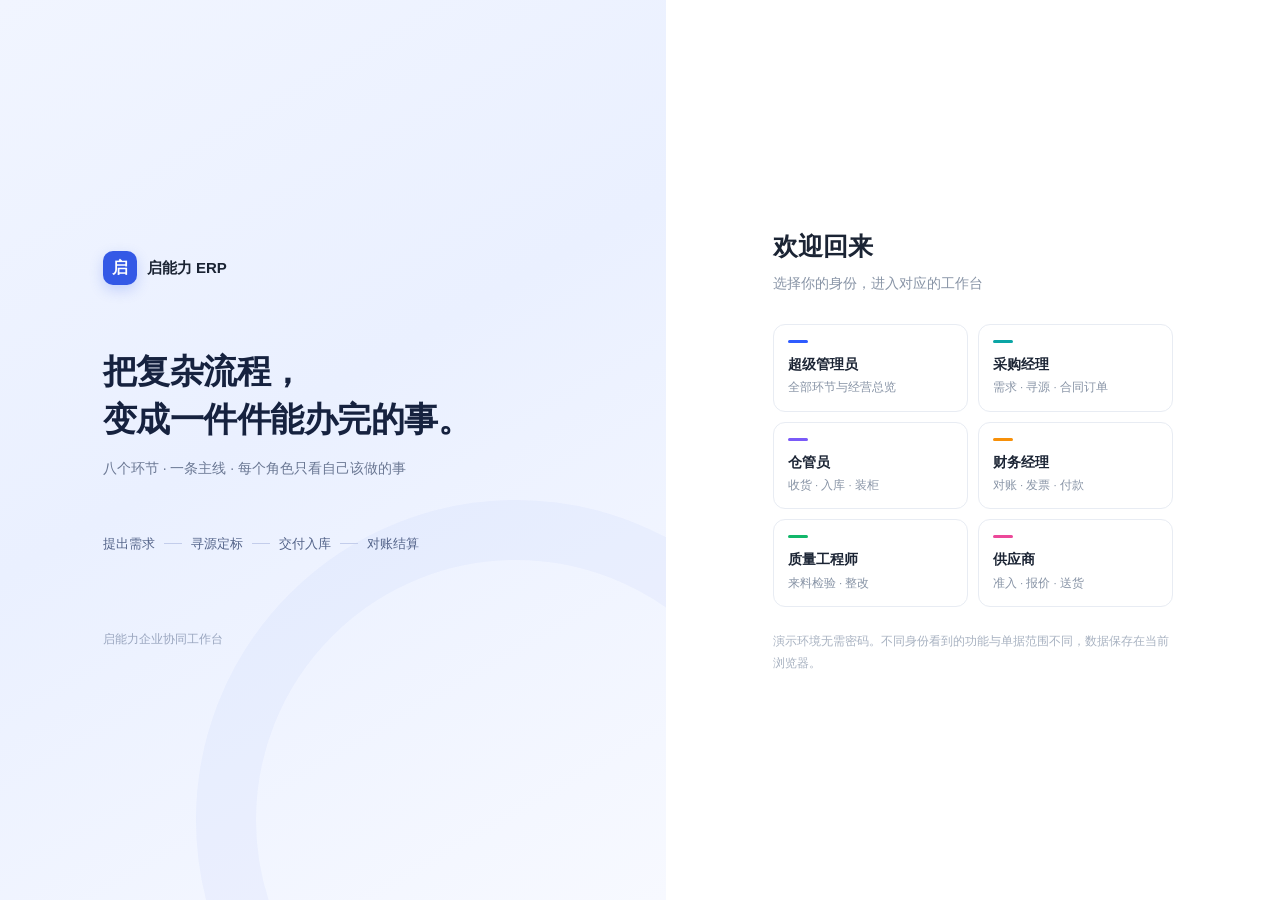
<file: index.template.html>
<!DOCTYPE html>
<html lang="zh-CN">
<head>
<meta charset="UTF-8">
<meta name="viewport" content="width=device-width, initial-scale=1.0">
<meta name="description" content="启能力 ERP · 一条主线串起采购、寻源、履约、仓存与财务的企业协同工作台">
<title>启能力 ERP · 工作台</title>
<link rel="stylesheet" href="styles.css">
</head>
<body>

<!-- 登录 -->
<div id="loginView" class="login-view">
  <div class="login-brand">
    <div class="login-brand-inner">
      <div class="login-logo"><span class="logo-mark">启</span><span>启能力 ERP</span></div>
      <h1>把复杂流程，<br>变成一件件能办完的事。</h1>
      <p class="login-slogan">八个环节 · 一条主线 · 每个角色只看自己该做的事</p>
      <div class="login-steps">
        <span>提出需求</span><i></i><span>寻源定标</span><i></i><span>交付入库</span><i></i><span>对账结算</span>
      </div>
      <div class="login-brand-foot">启能力企业协同工作台</div>
    </div>
  </div>
  <div class="login-panel">
    <div class="login-card">
      <h2>欢迎回来</h2>
      <p class="login-sub">选择你的身份，进入对应的工作台</p>
      <div class="login-roles" id="loginRoles"></div>
      <p class="login-note">演示环境无需密码。不同身份看到的功能与单据范围不同，数据保存在当前浏览器。</p>
    </div>
  </div>
</div>

<!-- 主应用 -->
<div id="appView" class="app-view hidden">
  <aside class="sidebar" id="sidebar">
    <div class="sb-brand">
      <div class="sb-logo"><span class="logo-mark">启</span></div>
      <div class="sb-brand-text"><b>启能力 ERP</b><span id="sbSlogan">企业协同工作台</span></div>
    </div>
    <nav class="sb-scroll" id="sbNav"></nav>
    <div class="sb-foot">
      <div class="sb-user"><span class="avatar" id="sbAvatar">张</span><span class="sb-user-text"><b id="sbRole">超级管理员</b><i id="sbPerson">张账号</i></span></div>
      <button class="sb-logout" id="logoutBtn" title="退出登录 / 切换身份">退出</button>
    </div>
  </aside>

  <div class="main-wrap">
    <header class="topbar">
      <button class="icon-btn sb-toggle" id="sbToggle" title="展开 / 收起导航" aria-label="切换导航"></button>
      <div class="crumb" id="crumb"></div>
      <div class="top-actions">
        <div class="global-search">
          <span class="gs-icon" aria-hidden="true"></span>
          <input id="globalSearch" type="search" placeholder="搜索我的单据" autocomplete="off">
          <div class="gs-results hidden" id="gsResults"></div>
        </div>
        <button class="icon-btn bell-btn" id="bellBtn" title="通知" aria-label="通知">
          <span class="bell-svg" aria-hidden="true"></span><i class="badge hidden" id="bellBadge">0</i>
        </button>
        <button class="role-chip" id="roleChip" title="切换身份">
          <span class="avatar" id="topAvatar">张</span><b id="topRole">超级管理员</b><span class="caret"></span>
        </button>
        <div class="role-menu hidden" id="roleMenu"></div>
      </div>
    </header>
    <main class="content" id="content"></main>
  </div>
</div>

<!-- 抽屉：新建 / 编辑 / 详情 -->
<div class="drawer-overlay hidden" id="drawerOverlay"></div>
<section class="drawer hidden" id="drawer" role="dialog" aria-modal="true">
  <div class="drawer-head">
    <button class="drawer-back" id="drawerBack">返回</button>
    <div class="drawer-title"><h3 id="drawerTitle">标题</h3><p id="drawerSub">副标题</p></div>
    <button class="icon-btn" id="drawerClose" aria-label="关闭"></button>
  </div>
  <div class="drawer-body" id="drawerBody"></div>
  <div class="drawer-foot" id="drawerFoot"></div>
</section>

<!-- 轻量弹层：二维码 / 确认框 -->
<div class="modal-layer hidden" id="modalLayer"><div class="modal" id="modal"></div></div>

<div class="toast-wrap" id="toastWrap"></div>

<script src="data.js"></script>
<script src="config.js"></script>
<script src="contract.js"></script>
<script src="qr.js"></script>
<script src="engine.js"></script>
<script src="sync.js"></script>
<script src="app.js"></script>
</body>
</html>
</file>
<file: styles.css>
/* ==========================================================================
   启能力 ERP · 工作台 UI (v5)
   设计原则：一屏一件事、一个角色一条路、大量留白、克制的单一主色。
   零外部依赖：无字体 / 图片 / CDN，图形全部由 CSS 与内联 SVG 完成。
   ========================================================================== */

:root {
  --bg: #F5F7FB;
  --surface: #FFFFFF;
  --surface-2: #FAFBFE;
  --line: #E8ECF3;
  --line-2: #F0F3F8;
  --ink: #1B2434;
  --ink-2: #4C5A6E;
  --muted: #8894A6;
  --muted-2: #A8B2C1;
  --brand: #3459E6;
  --brand-d: #2447CC;
  --brand-l: #EDF2FF;
  --brand-line: #DCE5FF;
  --ok: #12A277;
  --ok-bg: #E9F7F2;
  --warn: #D2892A;
  --warn-bg: #FFF5E5;
  --danger: #DC5B5B;
  --danger-bg: #FDEDED;
  --r: 14px;
  --r-sm: 9px;
  --shadow: 0 1px 2px rgba(22, 36, 66, .035), 0 10px 28px rgba(22, 36, 66, .035);
  --shadow-lg: 0 18px 50px rgba(20, 32, 60, .13);
  --sidebar-w: 236px;
}

* { box-sizing: border-box; }
html, body { height: 100%; }
body {
  margin: 0;
  background: var(--bg);
  color: var(--ink);
  font: 14px/1.6 -apple-system, BlinkMacSystemFont, "PingFang SC", "Microsoft YaHei", "Segoe UI", Roboto, Helvetica, Arial, sans-serif;
  -webkit-font-smoothing: antialiased;
}
.hidden { display: none !important; }
button, input, select, textarea { font: inherit; color: inherit; }
button { cursor: pointer; }
a { color: var(--brand); text-decoration: none; }
svg { display: block; }
::-webkit-scrollbar { width: 9px; height: 9px; }
::-webkit-scrollbar-thumb { background: #D8DEE9; border-radius: 8px; border: 2px solid transparent; background-clip: padding-box; }
::-webkit-scrollbar-track { background: transparent; }

/* ---------------------------------------------------------------- 通用件 */
.btn {
  display: inline-flex; align-items: center; justify-content: center; gap: 7px;
  height: 36px; padding: 0 15px; border: 1px solid var(--line);
  border-radius: var(--r-sm); background: #fff; color: var(--ink-2);
  font-weight: 500; white-space: nowrap; transition: .16s ease;
}
.btn:hover { border-color: #C9D3E4; color: var(--ink); background: #FCFDFE; }
.btn:active { transform: translateY(1px); }
.btn-primary { background: var(--brand); border-color: var(--brand); color: #fff; box-shadow: 0 4px 12px rgba(52, 89, 230, .18); }
.btn-primary:hover { background: var(--brand-d); border-color: var(--brand-d); color: #fff; }
.btn-lg { height: 44px; padding: 0 22px; font-size: 14px; border-radius: 10px; }
.btn-sm { height: 30px; padding: 0 11px; font-size: 12.5px; }
.btn-quiet { border-color: transparent; background: transparent; color: var(--muted); }
.btn-quiet:hover { background: var(--surface-2); border-color: transparent; color: var(--ink); }
.btn-danger { color: var(--danger); border-color: #F1D5D5; background: #FFF8F8; }
.btn-danger:hover { background: var(--danger-bg); color: var(--danger); border-color: #EFC3C3; }
.btn[disabled] { opacity: .45; pointer-events: none; }
.link { color: var(--brand); font-weight: 500; cursor: pointer; background: none; border: 0; padding: 0; }
.link:hover { text-decoration: underline; }
.icon-btn {
  position: relative; width: 34px; height: 34px; border: 0; border-radius: 9px;
  background: transparent; color: var(--muted); display: inline-flex; align-items: center; justify-content: center;
}
.icon-btn:hover { background: var(--surface-2); color: var(--ink); }
.pill {
  display: inline-flex; align-items: center; gap: 5px; height: 23px; padding: 0 9px;
  border-radius: 6px; font-size: 12px; font-weight: 500; white-space: nowrap;
}
.pill::before { content: ''; width: 5px; height: 5px; border-radius: 50%; background: currentColor; }
.pill-draft { color: #7A8698; background: #F2F4F8; }
.pill-running { color: #2C62D8; background: #EDF3FF; }
.pill-done { color: #0E9068; background: #E8F7F1; }
.pill-reject { color: #C85151; background: #FDEDED; }
.tag { display: inline-block; padding: 2px 9px; border-radius: 6px; background: var(--brand-l); color: var(--brand); font-size: 12px; font-weight: 500; }
.tag-gray { background: #F2F4F8; color: var(--muted); }
.tag-ok { background: var(--ok-bg); color: var(--ok); }
.card { background: var(--surface); border: 1px solid var(--line); border-radius: var(--r); box-shadow: var(--shadow); }
.card-pad { padding: 22px 24px; }
.card-head { display: flex; align-items: center; justify-content: space-between; gap: 12px; padding: 18px 24px; border-bottom: 1px solid var(--line-2); }
.card-head h3 { margin: 0; font-size: 15px; font-weight: 600; letter-spacing: .1px; }
.card-head .sub { font-size: 12.5px; color: var(--muted); }
.muted { color: var(--muted); }
.small { font-size: 12.5px; }
.divider { height: 1px; background: var(--line-2); margin: 18px 0; }
.avatar {
  width: 30px; height: 30px; border-radius: 9px; flex: none;
  display: inline-flex; align-items: center; justify-content: center;
  color: #fff; font-size: 13px; font-weight: 600; background: var(--brand);
}
.empty { text-align: center; padding: 46px 20px; color: var(--muted); }
.empty .ico { width: 42px; height: 42px; margin: 0 auto 12px; border-radius: 12px; background: var(--surface-2); display: flex; align-items: center; justify-content: center; color: var(--muted-2); }
.empty h4 { margin: 0 0 4px; color: var(--ink-2); font-size: 14px; font-weight: 600; }
.empty p { margin: 0; font-size: 12.5px; }

/* ---------------------------------------------------------------- 登录 */
.login-view { display: flex; min-height: 100vh; background: #fff; }
.login-brand {
  flex: 1 1 52%; position: relative; overflow: hidden;
  background: linear-gradient(150deg, #F1F5FF 0%, #EAF0FF 45%, #F7F9FF 100%);
  display: flex; align-items: center; justify-content: center;
}
.login-brand::after {
  content: ''; position: absolute; width: 520px; height: 520px; right: -170px; bottom: -240px;
  border-radius: 50%; border: 60px solid rgba(52, 89, 230, .045);
}
.login-brand-inner { width: min(460px, 78%); position: relative; z-index: 1; }
.login-logo { display: flex; align-items: center; gap: 10px; font-weight: 600; font-size: 15px; color: var(--ink); }
.logo-mark {
  width: 34px; height: 34px; border-radius: 10px; background: var(--brand); color: #fff;
  display: inline-flex; align-items: center; justify-content: center; font-weight: 700; font-size: 16px;
  box-shadow: 0 5px 14px rgba(52, 89, 230, .22);
}
.login-brand h1 { margin: 62px 0 14px; font-size: 34px; line-height: 1.42; letter-spacing: -.5px; font-weight: 650; color: #16223F; }
.login-slogan { margin: 0; color: #6B7894; font-size: 14px; }
.login-steps { display: flex; align-items: center; gap: 9px; margin-top: 54px; color: #536389; font-size: 12.5px; flex-wrap: wrap; }
.login-steps i { width: 18px; height: 1px; background: #C3CDEB; }
.login-brand-foot { margin-top: 76px; font-size: 12px; color: #9AA6BF; }
.login-panel { flex: 1 1 48%; display: flex; align-items: center; justify-content: center; padding: 40px; }
.login-card { width: min(400px, 100%); }
.login-card h2 { margin: 0 0 6px; font-size: 25px; font-weight: 650; }
.login-sub { margin: 0 0 30px; color: var(--muted); }
.login-roles { display: grid; grid-template-columns: 1fr 1fr; gap: 10px; }
.role-quick {
  position: relative; text-align: left; padding: 15px 14px 14px; border: 1px solid var(--line);
  border-radius: 12px; background: #fff; transition: .16s ease; min-height: 76px;
}
.role-quick:hover { border-color: var(--brand-line); background: #FBFCFF; transform: translateY(-2px); box-shadow: var(--shadow); }
.role-quick i { display: block; width: 20px; height: 3px; border-radius: 3px; margin-bottom: 10px; }
.role-quick b, .role-quick span { display: block; }
.role-quick { color: var(--ink); font-weight: 600; }
.role-quick small { display: block; margin-top: 3px; font-size: 11.5px; font-weight: 400; color: var(--muted); }
.login-note { margin: 24px 0 0; font-size: 12px; line-height: 1.8; color: var(--muted-2); }

/* ---------------------------------------------------------------- 框架 */
.app-view { display: flex; min-height: 100vh; }
.sidebar {
  width: var(--sidebar-w); flex: none; background: #fff; border-right: 1px solid var(--line);
  display: flex; flex-direction: column; position: sticky; top: 0; height: 100vh; z-index: 30;
}
.sb-brand { display: flex; align-items: center; gap: 10px; padding: 20px 20px 18px; border-bottom: 1px solid var(--line-2); }
.sb-brand .logo-mark { width: 32px; height: 32px; font-size: 15px; }
.sb-brand-text b { display: block; font-size: 14.5px; font-weight: 650; line-height: 1.3; }
.sb-brand-text span { display: block; font-size: 11.5px; color: var(--muted); white-space: nowrap; overflow: hidden; text-overflow: ellipsis; max-width: 150px; }
.sb-scroll { flex: 1; overflow-y: auto; padding: 14px 12px 24px; }
.sb-group-label { padding: 16px 10px 7px; font-size: 11px; letter-spacing: .8px; color: var(--muted-2); font-weight: 600; }
.sb-group-label:first-child { padding-top: 4px; }
.sb-item {
  width: 100%; display: flex; align-items: center; gap: 10px; height: 38px; padding: 0 11px;
  border: 0; border-radius: 9px; background: transparent; color: var(--ink-2);
  font-size: 13.5px; text-align: left; transition: .14s ease; margin-bottom: 2px;
}
.sb-item:hover { background: var(--surface-2); color: var(--ink); }
.sb-item.active { background: var(--brand-l); color: var(--brand-d); font-weight: 600; }
.sb-ico { width: 17px; height: 17px; flex: none; color: var(--muted); }
.sb-item.active .sb-ico { color: var(--brand); }
.sb-label { flex: 1; overflow: hidden; white-space: nowrap; text-overflow: ellipsis; }
.sb-count { min-width: 19px; height: 19px; padding: 0 5px; border-radius: 6px; background: #EEF1F6; color: var(--muted); font-size: 11px; display: inline-flex; align-items: center; justify-content: center; }
.sb-item.active .sb-count { background: #DCE5FF; color: var(--brand-d); }
.sb-sub { padding: 2px 0 6px 12px; margin: 0 0 4px 10px; border-left: 1px solid var(--line); }
.sb-sub .sb-item { height: 32px; font-size: 12.8px; color: var(--muted); padding-left: 12px; }
.sb-sub .sb-item:hover, .sb-sub .sb-item.active { color: var(--brand-d); background: transparent; }
.sb-sub .sb-item.active { font-weight: 600; }
.sb-foot { border-top: 1px solid var(--line-2); padding: 12px 14px; display: flex; align-items: center; gap: 8px; }
.sb-user { display: flex; align-items: center; gap: 9px; flex: 1; min-width: 0; }
.sb-user .avatar { width: 30px; height: 30px; }
.sb-user-text { min-width: 0; }
.sb-user-text b, .sb-user-text i { display: block; font-style: normal; white-space: nowrap; overflow: hidden; text-overflow: ellipsis; }
.sb-user-text b { font-size: 12.5px; font-weight: 600; }
.sb-user-text i { font-size: 11px; color: var(--muted); }
.sb-logout { border: 0; background: transparent; color: var(--muted); font-size: 12px; padding: 6px; }
.sb-logout:hover { color: var(--danger); }

.main-wrap { flex: 1; min-width: 0; display: flex; flex-direction: column; }
.topbar {
  height: 62px; flex: none; background: rgba(255, 255, 255, .92); backdrop-filter: blur(8px);
  border-bottom: 1px solid var(--line); display: flex; align-items: center; gap: 14px;
  padding: 0 28px; position: sticky; top: 0; z-index: 20;
}
.sb-toggle { display: none; }
.crumb { flex: 1; min-width: 0; display: flex; align-items: center; gap: 8px; font-size: 13px; color: var(--muted); white-space: nowrap; overflow: hidden; }
.crumb b { color: var(--ink); font-weight: 600; }
.crumb .sep { color: var(--muted-2); }
.crumb button { border: 0; background: none; padding: 0; color: var(--muted); }
.crumb button:hover { color: var(--brand); }
.top-actions { display: flex; align-items: center; gap: 12px; }
.global-search { position: relative; }
.global-search input {
  width: 210px; height: 34px; padding: 0 12px 0 32px; border: 1px solid var(--line);
  border-radius: 9px; background: var(--surface-2); outline: none; font-size: 12.8px; transition: .16s;
}
.global-search input:focus { width: 250px; background: #fff; border-color: var(--brand-line); box-shadow: 0 0 0 3px rgba(52, 89, 230, .07); }
.gs-icon { position: absolute; left: 11px; top: 10px; width: 14px; height: 14px; border: 1.6px solid var(--muted-2); border-radius: 50%; }
.gs-icon::after { content: ''; position: absolute; width: 6px; height: 1.6px; background: var(--muted-2); transform: rotate(45deg); right: -5px; bottom: -2px; }
.gs-results { position: absolute; right: 0; top: 42px; width: 330px; max-height: 330px; overflow-y: auto; background: #fff; border: 1px solid var(--line); border-radius: 12px; box-shadow: var(--shadow-lg); padding: 6px; z-index: 50; }
.gs-row { display: flex; align-items: center; gap: 10px; padding: 9px 10px; border-radius: 8px; cursor: pointer; }
.gs-row:hover { background: var(--surface-2); }
.gs-row .t { flex: 1; min-width: 0; }
.gs-row b { display: block; font-size: 12.8px; font-weight: 600; overflow: hidden; white-space: nowrap; text-overflow: ellipsis; }
.gs-row small { color: var(--muted); font-size: 11.5px; }
.bell-btn .bell-svg { width: 17px; height: 17px; border: 1.7px solid currentColor; border-radius: 8px 8px 3px 3px; position: relative; }
.bell-svg::after { content: ''; position: absolute; width: 5px; height: 2px; border-radius: 2px; background: currentColor; left: 4.5px; bottom: -4px; }
.badge { position: absolute; top: 1px; right: 0; min-width: 15px; height: 15px; padding: 0 3px; border-radius: 8px; background: var(--danger); color: #fff; font-size: 10px; font-style: normal; line-height: 15px; text-align: center; }
.role-chip { display: flex; align-items: center; gap: 8px; height: 36px; padding: 0 9px 0 5px; border: 1px solid var(--line); border-radius: 10px; background: #fff; }
.role-chip:hover { border-color: var(--brand-line); }
.role-chip .avatar { width: 26px; height: 26px; border-radius: 8px; font-size: 12px; }
.role-chip b { font-size: 12.8px; font-weight: 600; }
.caret { width: 6px; height: 6px; border-right: 1.5px solid var(--muted); border-bottom: 1.5px solid var(--muted); transform: rotate(45deg) translateY(-2px); }
.role-menu { position: absolute; right: 24px; top: 56px; width: 236px; background: #fff; border: 1px solid var(--line); border-radius: 12px; box-shadow: var(--shadow-lg); padding: 6px; z-index: 60; }
.role-menu .rm-head { padding: 8px 10px; font-size: 11.5px; color: var(--muted); }
.role-menu button { width: 100%; display: flex; align-items: center; gap: 9px; padding: 9px 10px; border: 0; border-radius: 8px; background: none; text-align: left; }
.role-menu button:hover { background: var(--surface-2); }
.role-menu button.cur { background: var(--brand-l); }
.role-menu button b { font-size: 12.8px; }
.role-menu button small { display: block; color: var(--muted); font-size: 11px; }

.content { flex: 1; padding: 28px 28px 60px; overflow: auto; }
.page { width: min(1060px, 100%); margin: 0 auto; }
.page-head { display: flex; align-items: flex-start; gap: 16px; margin-bottom: 24px; }
.page-head .head-text { flex: 1; min-width: 0; }
.page-head h2 { margin: 0 0 5px; font-size: 22px; font-weight: 650; letter-spacing: -.3px; }
.page-head p { margin: 0; color: var(--muted); font-size: 13px; }
.head-actions { display: flex; gap: 9px; align-items: center; flex: none; }
.back-btn {
  display: inline-flex; align-items: center; gap: 6px; height: 34px; padding: 0 12px 0 9px;
  border: 1px solid var(--line); border-radius: 9px; background: #fff; color: var(--ink-2); font-size: 13px;
}
.back-btn:hover { border-color: var(--brand-line); color: var(--brand); background: #FBFCFF; }
.back-btn svg { width: 15px; height: 15px; }
.section-title { display: flex; align-items: baseline; justify-content: space-between; gap: 12px; margin: 30px 0 13px; }
.section-title h3 { margin: 0; font-size: 15px; font-weight: 650; }
.section-title .hint { color: var(--muted); font-size: 12.5px; }

/* ---------------------------------------------------------------- 工作台 */
.hero {
  display: flex; align-items: center; justify-content: space-between; gap: 20px;
  padding: 26px 28px; border-radius: 16px; border: 1px solid var(--brand-line);
  background: linear-gradient(105deg, #F3F6FF 0%, #FAFBFF 60%, #FFFFFF 100%); margin-bottom: 18px;
}
.hero h2 { margin: 0 0 7px; font-size: 23px; font-weight: 650; letter-spacing: -.3px; }
.hero p { margin: 0; color: var(--ink-2); font-size: 13.2px; }
.hero .hero-side { flex: none; text-align: right; }
.hero .hero-side .date { font-size: 12px; color: var(--muted); }
.hero .hero-side .role-tag { display: inline-block; margin-top: 8px; padding: 5px 12px; border-radius: 8px; background: #fff; border: 1px solid var(--brand-line); color: var(--brand-d); font-size: 12.5px; font-weight: 600; }
.stat-row { display: grid; grid-template-columns: repeat(3, 1fr); gap: 14px; margin-bottom: 20px; }
.stat { background: #fff; border: 1px solid var(--line); border-radius: var(--r); padding: 18px 20px; box-shadow: var(--shadow); }
.stat .lb { display: flex; align-items: center; gap: 7px; color: var(--muted); font-size: 12.5px; }
.stat .lb i { width: 7px; height: 7px; border-radius: 50%; background: var(--brand); }
.stat .num { margin-top: 8px; font-size: 28px; line-height: 1.15; font-weight: 650; letter-spacing: -.5px; }
.stat .foot { margin-top: 3px; font-size: 11.8px; color: var(--muted-2); }
.stat.ok .lb i { background: var(--ok); }
.stat.warn .lb i { background: var(--warn); }
.next-card { padding: 24px 26px; border-radius: var(--r); background: #fff; border: 1px solid var(--line); box-shadow: var(--shadow); }
.next-card .nc-top { display: flex; align-items: center; gap: 10px; margin-bottom: 8px; }
.next-card .nc-step { padding: 3px 9px; border-radius: 6px; background: var(--brand-l); color: var(--brand-d); font-size: 12px; font-weight: 600; }
.next-card h3 { margin: 0; font-size: 18px; font-weight: 650; }
.next-card p { margin: 8px 0 20px; color: var(--ink-2); font-size: 13.2px; max-width: 680px; }
.nc-actions { display: flex; align-items: center; gap: 10px; flex-wrap: wrap; }
.nc-note { margin-top: 14px; font-size: 12px; color: var(--muted); display: flex; align-items: center; gap: 6px; }
.nc-note i { width: 6px; height: 6px; border-radius: 50%; background: var(--ok); }
.two-col { display: grid; grid-template-columns: 1.45fr 1fr; gap: 18px; align-items: start; }
.list-card { background: #fff; border: 1px solid var(--line); border-radius: var(--r); box-shadow: var(--shadow); overflow: hidden; }
.list-row { display: flex; align-items: center; gap: 12px; padding: 13px 20px; border-bottom: 1px solid var(--line-2); cursor: pointer; transition: .14s; }
.list-row:last-child { border-bottom: 0; }
.list-row:hover { background: var(--surface-2); }
.list-row .lr-main { flex: 1; min-width: 0; }
.list-row .lr-main b { display: block; font-size: 13.2px; font-weight: 600; overflow: hidden; text-overflow: ellipsis; white-space: nowrap; }
.list-row .lr-main small { color: var(--muted); font-size: 11.8px; }
.list-row .lr-time { color: var(--muted-2); font-size: 11.5px; white-space: nowrap; }
.mini-btn { border: 0; background: var(--brand-l); color: var(--brand-d); padding: 5px 11px; border-radius: 7px; font-size: 12px; font-weight: 500; }
.mini-btn:hover { background: var(--brand-line); }
.flow-rail { display: flex; align-items: stretch; gap: 0; padding: 4px 0; overflow-x: auto; }
.flow-node { flex: 1; min-width: 96px; position: relative; padding: 12px 8px 10px; text-align: center; border-radius: 10px; }
.flow-node .fn-dot { width: 22px; height: 22px; margin: 0 auto 8px; border-radius: 50%; display: flex; align-items: center; justify-content: center; font-size: 10.5px; font-weight: 600; color: #fff; background: #C9D1DF; }
.flow-node b { display: block; font-size: 12.2px; font-weight: 600; color: var(--muted); white-space: nowrap; }
.flow-node small { display: block; font-size: 10.5px; color: var(--muted-2); }
.flow-node::after { content: ''; position: absolute; right: -8px; top: 22px; width: 16px; height: 1px; background: var(--line); }
.flow-node:last-child::after { display: none; }
.flow-node.mine .fn-dot { background: var(--brand); box-shadow: 0 0 0 4px var(--brand-l); }
.flow-node.mine b { color: var(--brand-d); }
.flow-node.done .fn-dot { background: var(--ok); }
.flow-node.done b { color: var(--ink-2); }
.flow-node.clickable { cursor: pointer; }
.flow-node.clickable:hover { background: var(--surface-2); }
.flow-node.locked { opacity: .62; }

/* ---------------------------------------------------------------- 环节页 */
.stage-intro { padding: 20px 24px; border-radius: var(--r); background: #fff; border: 1px solid var(--line); box-shadow: var(--shadow); margin-bottom: 20px; }
.stage-intro h3 { margin: 0 0 6px; font-size: 16px; }
.stage-intro p { margin: 0; color: var(--ink-2); font-size: 13px; }
.io-row { display: flex; gap: 26px; margin-top: 16px; padding-top: 14px; border-top: 1px solid var(--line-2); flex-wrap: wrap; }
.io-row div { font-size: 12.5px; color: var(--muted); }
.io-row b { color: var(--ink-2); font-weight: 600; }
.tile-grid { display: grid; grid-template-columns: repeat(2, 1fr); gap: 14px; }
.tile { padding: 20px 21px; border-radius: var(--r); background: #fff; border: 1px solid var(--line); box-shadow: var(--shadow); transition: .16s; }
.tile:hover { border-color: var(--brand-line); box-shadow: 0 8px 24px rgba(52, 89, 230, .07); }
.tile .tile-top { display: flex; align-items: center; justify-content: space-between; gap: 10px; margin-bottom: 8px; }
.tile h4 { margin: 0; font-size: 14.5px; font-weight: 650; }
.tile p { margin: 0 0 16px; font-size: 12.5px; color: var(--muted); min-height: 20px; }
.tile .tile-actions { display: flex; gap: 9px; flex-wrap: wrap; align-items: center; }
.tile-badge { font-size: 11px; padding: 2px 8px; border-radius: 6px; background: var(--ok-bg); color: var(--ok); }
.tile-badge.gray { background: #F2F4F8; color: var(--muted); }
.tile-hint { margin-top: 12px; padding-top: 11px; border-top: 1px dashed var(--line); font-size: 11.8px; color: var(--muted); }

/* ---------------------------------------------------------------- 表格 / 单据 */
.toolbar { display: flex; align-items: center; gap: 10px; margin-bottom: 14px; flex-wrap: wrap; }
.search-input { height: 36px; padding: 0 12px; border: 1px solid var(--line); border-radius: 9px; background: #fff; outline: none; width: 220px; font-size: 13px; }
.search-input:focus { border-color: var(--brand-line); box-shadow: 0 0 0 3px rgba(52, 89, 230, .07); }
.seg { display: inline-flex; padding: 3px; background: #EDF0F5; border-radius: 9px; gap: 2px; }
.seg button { border: 0; background: none; padding: 0 12px; height: 28px; border-radius: 7px; font-size: 12.5px; color: var(--ink-2); }
.seg button.on { background: #fff; color: var(--ink); font-weight: 600; box-shadow: 0 1px 3px rgba(20, 32, 60, .08); }
.tbl-wrap { background: #fff; border: 1px solid var(--line); border-radius: var(--r); box-shadow: var(--shadow); overflow: hidden; }
table.tbl { width: 100%; border-collapse: collapse; font-size: 13px; }
.tbl th { text-align: left; padding: 12px 18px; background: var(--surface-2); color: var(--muted); font-weight: 500; font-size: 12px; border-bottom: 1px solid var(--line-2); white-space: nowrap; }
.tbl td { padding: 13px 18px; border-bottom: 1px solid var(--line-2); color: var(--ink-2); }
.tbl tr:last-child td { border-bottom: 0; }
.tbl tbody tr { cursor: pointer; transition: .12s; }
.tbl tbody tr:hover { background: #FAFCFF; }
.tbl td b { color: var(--ink); font-weight: 600; }
.tbl .num-cell { color: var(--muted); font-size: 12px; font-variant-numeric: tabular-nums; }
.tbl .right { text-align: right; }
.pager { display: flex; align-items: center; justify-content: space-between; padding: 13px 18px; border-top: 1px solid var(--line-2); color: var(--muted); font-size: 12.5px; }

/* ---------------------------------------------------------------- 抽屉 */
.drawer-overlay { position: fixed; inset: 0; background: rgba(18, 28, 48, .28); z-index: 70; }
.drawer {
  position: fixed; right: 0; top: 0; bottom: 0; width: 560px; max-width: 100vw;
  background: #fff; z-index: 71; display: flex; flex-direction: column; box-shadow: -14px 0 44px rgba(18, 28, 48, .13);
}
.drawer.wide { width: 720px; }
.drawer-head { display: flex; align-items: center; gap: 14px; padding: 17px 22px; border-bottom: 1px solid var(--line); flex: none; }
.drawer-back { border: 0; background: none; color: var(--brand); font-size: 13px; font-weight: 500; padding: 6px 0; display: inline-flex; align-items: center; gap: 5px; }
.drawer-back::before { content: '←'; font-size: 16px; line-height: 1; }
.drawer-back:hover { text-decoration: underline; }
.drawer-title { flex: 1; min-width: 0; }
.drawer-title h3 { margin: 0; font-size: 16px; font-weight: 650; }
.drawer-title p { margin: 2px 0 0; font-size: 12px; color: var(--muted); overflow: hidden; text-overflow: ellipsis; white-space: nowrap; }
.drawer-body { flex: 1; overflow-y: auto; padding: 24px 26px 34px; }
.drawer-foot { flex: none; display: flex; align-items: center; justify-content: space-between; gap: 10px; padding: 14px 22px; border-top: 1px solid var(--line); background: #fff; }
.drawer-foot .foot-right { display: flex; gap: 9px; }
.drawer-foot .foot-left { color: var(--muted); font-size: 12px; }
.form-grid { display: grid; grid-template-columns: 1fr 1fr; gap: 17px 18px; }
.form-item { min-width: 0; }
.form-item.full { grid-column: 1 / -1; }
.form-item label { display: block; margin-bottom: 7px; font-size: 12.8px; font-weight: 600; color: var(--ink-2); }
.form-item label em { color: var(--danger); font-style: normal; margin-left: 3px; }
.form-item input, .form-item select, .form-item textarea {
  width: 100%; padding: 9px 11px; border: 1px solid var(--line); border-radius: 9px;
  background: #fff; outline: none; font-size: 13px; transition: .14s;
}
.form-item textarea { min-height: 82px; resize: vertical; }
.form-item input:focus, .form-item select:focus, .form-item textarea:focus { border-color: var(--brand-line); box-shadow: 0 0 0 3px rgba(52, 89, 230, .07); }
.form-item .help { display: block; margin-top: 5px; font-size: 11.5px; color: var(--muted-2); }
.att-box { display: flex; flex-wrap: wrap; gap: 8px; align-items: center; }
.att-chip { display: inline-flex; align-items: center; gap: 6px; padding: 5px 9px; border: 1px solid var(--line); border-radius: 7px; font-size: 12px; background: var(--surface-2); }
.att-chip button { border: 0; background: none; color: var(--muted); padding: 0; font-size: 14px; line-height: 1; }
.att-add { font-size: 12px; color: var(--brand); cursor: pointer; border: 1px dashed var(--brand-line); border-radius: 7px; padding: 5px 10px; background: #FBFCFF; }
.form-section { margin: 26px 0 13px; font-size: 12px; font-weight: 600; color: var(--muted); letter-spacing: .5px; }
.detail-hero { display: flex; align-items: center; justify-content: space-between; gap: 14px; padding: 16px 18px; border-radius: 12px; background: var(--surface-2); margin-bottom: 22px; }
.detail-hero .dh-no { font-size: 12px; color: var(--muted); }
.detail-hero h4 { margin: 3px 0 0; font-size: 16px; font-weight: 650; }
.kv-grid { display: grid; grid-template-columns: 1fr 1fr; gap: 0 22px; }
.kv { padding: 11px 0; border-bottom: 1px solid var(--line-2); min-width: 0; }
.kv span { display: block; font-size: 11.8px; color: var(--muted); }
.kv b { display: block; font-size: 13px; font-weight: 500; color: var(--ink); word-break: break-all; margin-top: 2px; }
.timeline { margin-top: 8px; }
.tl-item { display: flex; gap: 12px; padding-bottom: 16px; position: relative; }
.tl-item::before { content: ''; position: absolute; left: 5px; top: 14px; bottom: -2px; width: 1px; background: var(--line); }
.tl-item:last-child::before { display: none; }
.tl-dot { width: 11px; height: 11px; border-radius: 50%; background: #fff; border: 2px solid var(--brand); flex: none; margin-top: 4px; z-index: 1; }
.tl-item b { display: block; font-size: 12.8px; font-weight: 600; }
.tl-item small { color: var(--muted); font-size: 11.5px; }
.tl-item p { margin: 2px 0 0; font-size: 12px; color: var(--ink-2); }

/* ---------------------------------------------------------------- 弹层 / 二维码 */
.modal-layer { position: fixed; inset: 0; background: rgba(18, 28, 48, .34); z-index: 90; display: flex; align-items: center; justify-content: center; padding: 20px; }
.modal { width: min(400px, 100%); background: #fff; border-radius: 18px; box-shadow: var(--shadow-lg); padding: 26px; text-align: center; position: relative; }
.modal .m-close { position: absolute; right: 14px; top: 12px; border: 0; background: none; color: var(--muted); font-size: 20px; line-height: 1; }
.modal h3 { margin: 0 0 5px; font-size: 17px; font-weight: 650; }
.modal .m-sub { margin: 0 0 20px; color: var(--muted); font-size: 12.5px; }
.qr-frame { display: inline-block; padding: 12px; background: #fff; border: 1px solid var(--line); border-radius: 12px; }
.qr-frame svg { width: 208px; height: 208px; }
.qr-tip { margin: 16px 0 18px; font-size: 12.5px; color: var(--ink-2); line-height: 1.8; }
.modal .m-actions { display: flex; gap: 9px; justify-content: center; }

/* ---------------------------------------------------------------- 看板 */
.board-hero { padding: 24px 26px; border-radius: 16px; background: linear-gradient(110deg, #243E86 0%, #3459E6 100%); color: #fff; margin-bottom: 18px; }
.board-hero h3 { margin: 0 0 5px; font-size: 17px; font-weight: 600; }
.board-hero p { margin: 0; font-size: 12.8px; opacity: .82; }
.board-nums { display: grid; grid-template-columns: repeat(4, 1fr); gap: 14px; margin-bottom: 18px; }
.board-num { background: #fff; border: 1px solid var(--line); border-radius: var(--r); padding: 19px 20px; box-shadow: var(--shadow); }
.board-num span { display: block; font-size: 12.5px; color: var(--muted); }
.board-num b { display: block; margin-top: 8px; font-size: 27px; font-weight: 650; letter-spacing: -.5px; }
.board-num b.hl { color: var(--brand); }
.donut-wrap { display: flex; align-items: center; gap: 26px; padding: 22px 24px; }
.donut { width: 152px; height: 152px; border-radius: 50%; flex: none; position: relative; }
.donut::after { content: ''; position: absolute; inset: 27px; background: #fff; border-radius: 50%; }
.donut-center { position: absolute; inset: 0; display: flex; flex-direction: column; align-items: center; justify-content: center; z-index: 1; }
.donut-center b { font-size: 24px; font-weight: 650; line-height: 1.2; }
.donut-center small { font-size: 11px; color: var(--muted); }
.legend { flex: 1; }
.legend div { display: flex; align-items: center; gap: 9px; padding: 7px 0; font-size: 12.8px; color: var(--ink-2); }
.legend i { width: 9px; height: 9px; border-radius: 3px; }
.legend b { margin-left: auto; font-variant-numeric: tabular-nums; }
.bar-row { display: flex; align-items: center; gap: 12px; padding: 9px 0; font-size: 12.8px; }
.bar-row .bl { width: 98px; color: var(--ink-2); flex: none; white-space: nowrap; overflow: hidden; text-overflow: ellipsis; }
.bar-track { flex: 1; height: 8px; background: #F0F3F8; border-radius: 5px; overflow: hidden; display: block; }
.bar-fill { display: block; height: 100%; border-radius: 5px; background: linear-gradient(90deg, #6E8BF2, var(--brand)); }
.bar-row .bv { width: 34px; text-align: right; color: var(--muted); font-variant-numeric: tabular-nums; }

/* ---------------------------------------------------------------- 同步 / 设置 / 权限 / 通知 */
.mode-strip { display: flex; align-items: center; gap: 14px; padding: 16px 20px; border-radius: var(--r); border: 1px solid var(--brand-line); background: #F8FAFF; margin-bottom: 18px; flex-wrap: wrap; }
.mode-strip .ms-text { flex: 1; min-width: 220px; }
.mode-strip b { display: block; font-size: 13.5px; }
.mode-strip small { color: var(--muted); font-size: 12px; }
.flow-grid { display: grid; grid-template-columns: repeat(2, 1fr); gap: 12px; }
.flow-card { padding: 17px 19px; border: 1px solid var(--line); border-radius: 12px; background: #fff; }
.flow-card.off { opacity: .62; }
.flow-card .fc-top { display: flex; align-items: center; gap: 9px; }
.flow-card .fc-top b { flex: 1; font-size: 13.5px; font-weight: 600; }
.flow-card p { margin: 7px 0 13px; font-size: 12.2px; color: var(--muted); min-height: 36px; }
.switch { width: 36px; height: 20px; border-radius: 12px; border: 0; background: #D7DEEA; position: relative; transition: .16s; flex: none; }
.switch::after { content: ''; position: absolute; top: 2px; left: 2px; width: 16px; height: 16px; border-radius: 50%; background: #fff; transition: .16s; box-shadow: 0 1px 3px rgba(0,0,0,.15); }
.switch.on { background: var(--brand); }
.switch.on::after { left: 18px; }
.settings-grid { display: grid; grid-template-columns: repeat(2, 1fr); gap: 14px; }
.set-card { padding: 20px 22px; }
.set-card h4 { margin: 0 0 6px; font-size: 14.5px; }
.set-card p { margin: 0 0 16px; font-size: 12.5px; color: var(--muted); }
.notice-row { display: flex; gap: 12px; align-items: flex-start; padding: 15px 20px; border-bottom: 1px solid var(--line-2); cursor: pointer; }
.notice-row:last-child { border-bottom: 0; }
.notice-row:hover { background: var(--surface-2); }
.notice-row.unread { background: #F9FBFF; }
.nr-dot { width: 7px; height: 7px; border-radius: 50%; background: var(--brand); margin-top: 8px; flex: none; }
.notice-row:not(.unread) .nr-dot { background: #DDE3EC; }
.nr-body { flex: 1; }
.nr-body b { display: block; font-size: 13.2px; font-weight: 600; }
.nr-body p { margin: 3px 0 0; font-size: 12.3px; color: var(--ink-2); }
.nr-body small { color: var(--muted-2); font-size: 11.5px; }
.perm-head { display: flex; align-items: center; gap: 14px; padding: 22px 24px; border-radius: var(--r); background: #fff; border: 1px solid var(--line); box-shadow: var(--shadow); margin-bottom: 18px; }
.perm-head .avatar { width: 44px; height: 44px; border-radius: 13px; font-size: 17px; }
.perm-head h3 { margin: 0; font-size: 17px; }
.perm-head p { margin: 3px 0 0; font-size: 12.8px; color: var(--muted); }
.chips { display: flex; flex-wrap: wrap; gap: 8px; }
.chip { padding: 6px 11px; border-radius: 8px; background: var(--surface-2); border: 1px solid var(--line); font-size: 12.3px; color: var(--ink-2); }
.chip.on { background: var(--brand-l); border-color: var(--brand-line); color: var(--brand-d); }
.chip.off { display: inline-flex; align-items: center; gap: 5px; opacity: .58; background: #F5F7FA; }
.deny-box { text-align: center; padding: 54px 24px; background: #fff; border: 1px solid var(--line); border-radius: var(--r); }
.deny-box .lock { width: 48px; height: 48px; margin: 0 auto 16px; border-radius: 14px; background: #F2F4F8; display: flex; align-items: center; justify-content: center; color: var(--muted); }
.deny-box h3 { margin: 0 0 7px; font-size: 17px; }
.deny-box p { margin: 0 0 20px; color: var(--muted); font-size: 13px; }

/* ---------------------------------------------------------------- Toast */
.toast-wrap { position: fixed; right: 22px; bottom: 22px; z-index: 120; display: flex; flex-direction: column; gap: 9px; }
.toast { min-width: 240px; max-width: 360px; padding: 12px 15px; border-radius: 11px; background: #243047; color: #fff; box-shadow: var(--shadow-lg); transition: .2s; }
.toast b { display: block; font-size: 13px; font-weight: 600; }
.toast small { display: block; margin-top: 2px; font-size: 11.8px; opacity: .8; line-height: 1.6; }
.toast.ok { background: #167A5C; }
.toast.warn { background: #9A641B; }
.toast.err { background: #B34242; }

/* ---------------------------------------------------------------- 响应式 */
@media (max-width: 1100px) {
  .two-col { grid-template-columns: 1fr; }
  .board-nums { grid-template-columns: repeat(2, 1fr); }
}
@media (max-width: 860px) {
  .login-brand { display: none; }
  .sidebar { position: fixed; left: 0; top: 0; transform: translateX(-100%); transition: .2s; box-shadow: var(--shadow-lg); }
  .app-view.nav-open .sidebar { transform: none; }
  .sb-toggle { display: inline-flex; }
  .topbar { padding: 0 16px; }
  .content { padding: 20px 16px 50px; }
  .global-search input { width: 150px; }
  .global-search input:focus { width: 180px; }
  .tile-grid, .flow-grid, .settings-grid { grid-template-columns: 1fr; }
  .stat-row { grid-template-columns: 1fr 1fr; }
  .drawer, .drawer.wide { width: 100%; }
}
@media (max-width: 560px) {
  .role-chip b, .crumb { display: none; }
  .global-search input { width: 128px; }
  .stat-row { grid-template-columns: 1fr; }
  .form-grid, .kv-grid { grid-template-columns: 1fr; }
  .board-nums { grid-template-columns: 1fr 1fr; }
  .hero { padding: 20px; }
}
</file>
